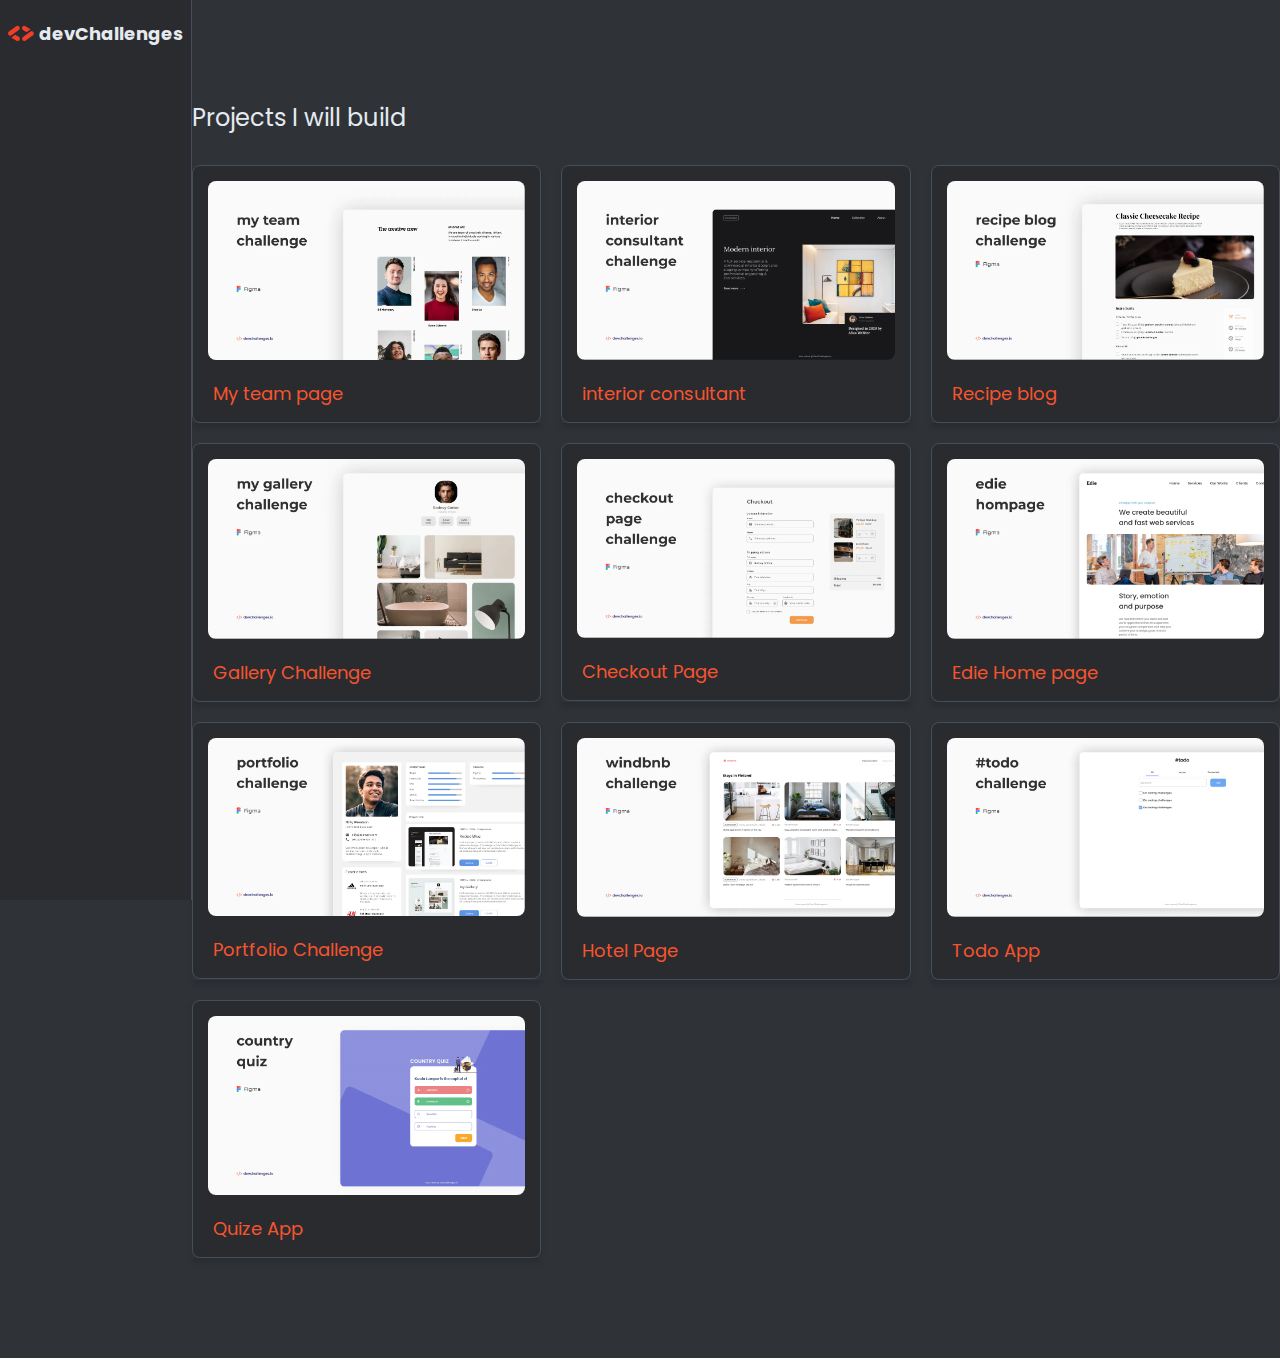
<file: index.html>
<!DOCTYPE html>
<html lang="en">
  <head>
    <meta charset="UTF-8" />
    <meta name="viewport" content="width=device-width, initial-scale=1.0" />
    <link
      rel="shortcut icon"
      href="img/devchallenge-icon.png"
      type="image/x-icon"
    />
    <title>Dev Challenges</title>
    <!-- fonts -->
    <link rel="preconnect" href="https://fonts.googleapis.com" />
    <link rel="preconnect" href="https://fonts.gstatic.com" crossorigin />
    <link
      href="https://fonts.googleapis.com/css2?family=Poppins:wght@300;400;500;600;700&display=swap"
      rel="stylesheet"
    />
    <!-- custom style -->
    <link rel="stylesheet" href="default.css" />
    <link rel="stylesheet" href="style.css" />
  </head>
  <body>
    <header class="header">
      <h1>
        <img src="img/devchallenge-icon.png" alt="devchallenge-icon" />
        <span>devChallenges</span>
      </h1>
    </header>
    <main class="main">
      <h2 class="main-title">Projects I will build</h2>
      <section class="projects">
        <div class="item">
          <a href="team/index.html" class="item-link">
            <img src="img/4.webp" alt="project" />
            <h3 class="title">My team page</h3>
          </a>
        </div>
        <div class="item">
          <a href="interior/index.html" class="item-link">
            <img src="img/5.webp" alt="project" />
            <h3 class="title">interior consultant</h3>
          </a>
        </div>
        <div class="item">
          <a href="#" class="item-link">
            <img src="img/6.webp" alt="project" />
            <h3 class="title">Recipe blog</h3>
          </a>
        </div>
        <div class="item">
          <a href="#" class="item-link">
            <img src="img/7.webp" alt="project" />
            <h3 class="title">Gallery Challenge</h3>
          </a>
        </div>
        <div class="item">
          <a href="#" class="item-link">
            <img src="img/8.webp" alt="project" />
            <h3 class="title">Checkout Page</h3>
          </a>
        </div>
        <div class="item">
          <a href="#" class="item-link">
            <img src="img/9.webp" alt="project" />
            <h3 class="title">Edie Home page</h3>
          </a>
        </div>
        <div class="item">
          <a href="#" class="item-link">
            <img src="img/10.webp" alt="project" />
            <h3 class="title">Portfolio Challenge</h3>
          </a>
        </div>
        <div class="item">
          <a href="#" class="item-link">
            <img src="img/11.webp" alt="project" />
            <h3 class="title">Hotel Page</h3>
          </a>
        </div>
        <div class="item">
          <a href="#" class="item-link">
            <img src="img/12.webp" alt="project" />
            <h3 class="title">Todo App</h3>
          </a>
        </div>
        <div class="item">
          <a href="#" class="item-link">
            <img src="img/13.webp" alt="project" />
            <h3 class="title">Quize App</h3>
          </a>
        </div>
      </section>
    </main>
  </body>
</html>
</file>
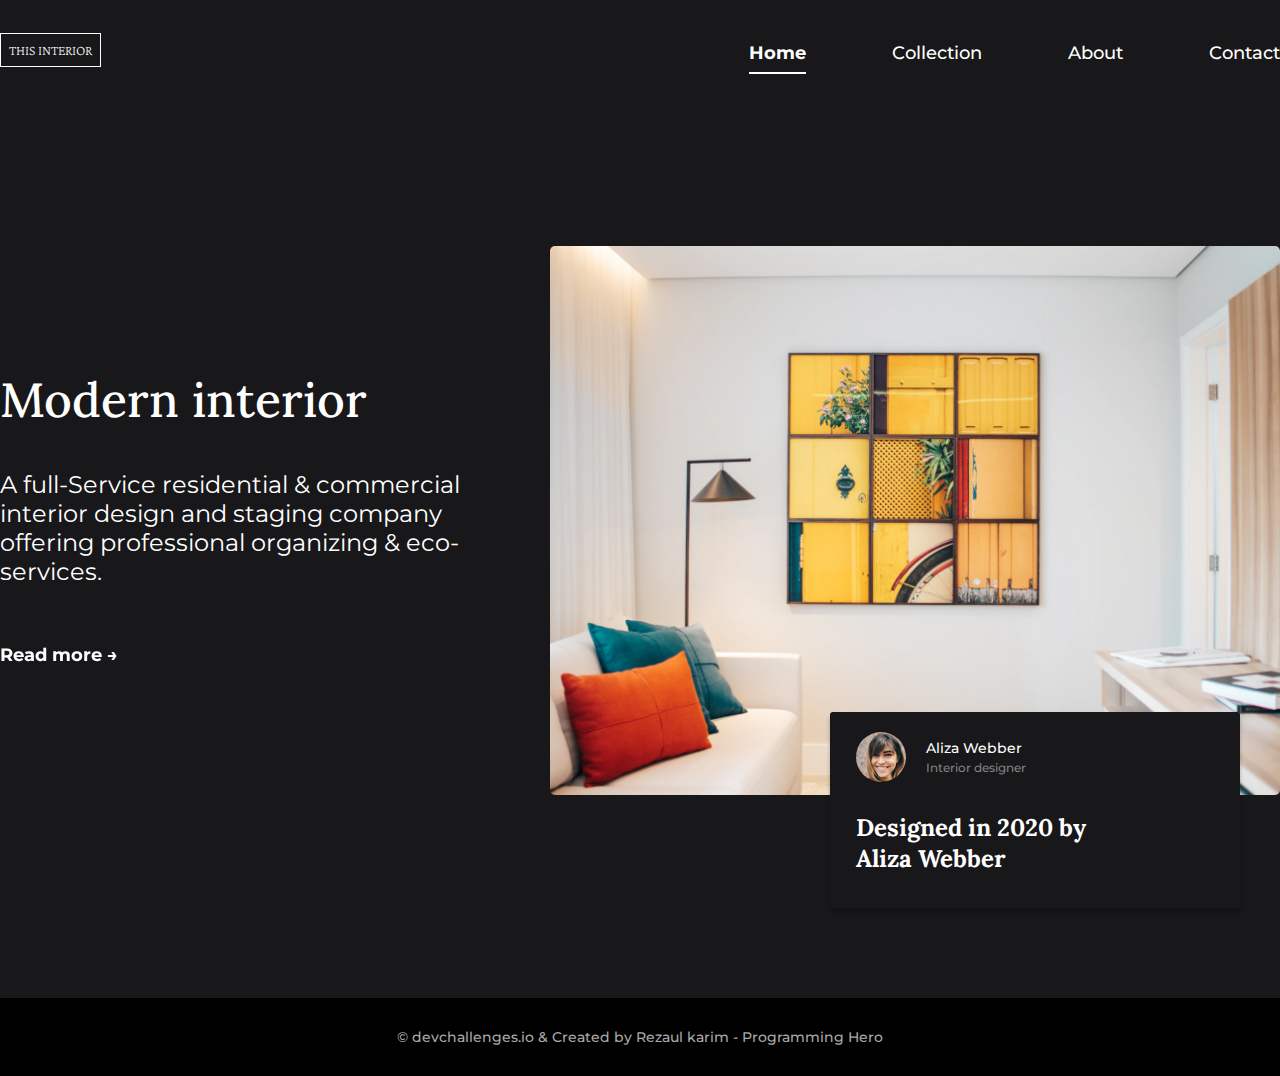
<file: interior/index.html>
<!DOCTYPE html>
<html lang="en">
  <head>
    <meta charset="UTF-8" />
    <meta name="viewport" content="width=device-width, initial-scale=1.0" />
    <link
      rel="shortcut icon"
      href="img/devchallenges.png"
      type="image/x-icon"
    />
    <title>Interior consultant</title>
    <!-- fonts -->
    <link
      href="https://fonts.googleapis.com/css2?family=Crimson+Pro:wght@200;400&family=Lora:wght@400;500;600;700&family=Montserrat:wght@300;400;500;600;700;800&display=swap"
      rel="stylesheet"
    />
    <!-- custom style -->
    <link rel="stylesheet" href="default.css" />
    <link rel="stylesheet" href="style.css" />
  </head>
  <body>
    <header class="header">
      <div class="logo-box"><span class="logo">This Interior</span></div>
      <nav class="nav">
        <div class="hamberger-open">
          <button class="open">
            <span></span>
          </button>
        </div>
        <ul class="nav-list">
          <li class="list-item">
            <a href="#" class="list-link active">Home</a>
          </li>
          <li class="list-item">
            <a href="#" class="list-link">Collection</a>
          </li>
          <li class="list-item"><a href="#" class="list-link">About</a></li>
          <li class="list-item"><a href="#" class="list-link">Contact</a></li>
        </ul>
        <div class="hamberger-close">
          <button class="close">
            <span></span>
          </button>
        </div>
      </nav>
    </header>
    <main class="main-container">
      <div class="hero-text">
        <h1>Modern interior</h1>
        <p>
          A full-Service residential & commercial interior design and staging
          company offering professional organizing & eco-services.
        </p>
        <a href="#" class="btn">Read more &rarr;</a>
      </div>
      <div class="hero-img">
        <img src="img/photo1.png" alt="Interior Design" />
        <div class="img-caption">
          <div class="designer-info">
            <img src="img/photo2.png" alt="Designer" />
            <div class="designer-name">
              <h4>Aliza Webber</h4>
              <p>Interior designer</p>
            </div>
          </div>
          <h2 class="design-right">
            Designed in 2020 by <span>Aliza Webber</span>
          </h2>
        </div>
      </div>
    </main>
    <footer class="footer">
      <p>
        &copy; devchallenges.io & Created by Rezaul karim - Programming Hero
      </p>
    </footer>

    <script src="script.js"></script>
  </body>
</html>
</file>
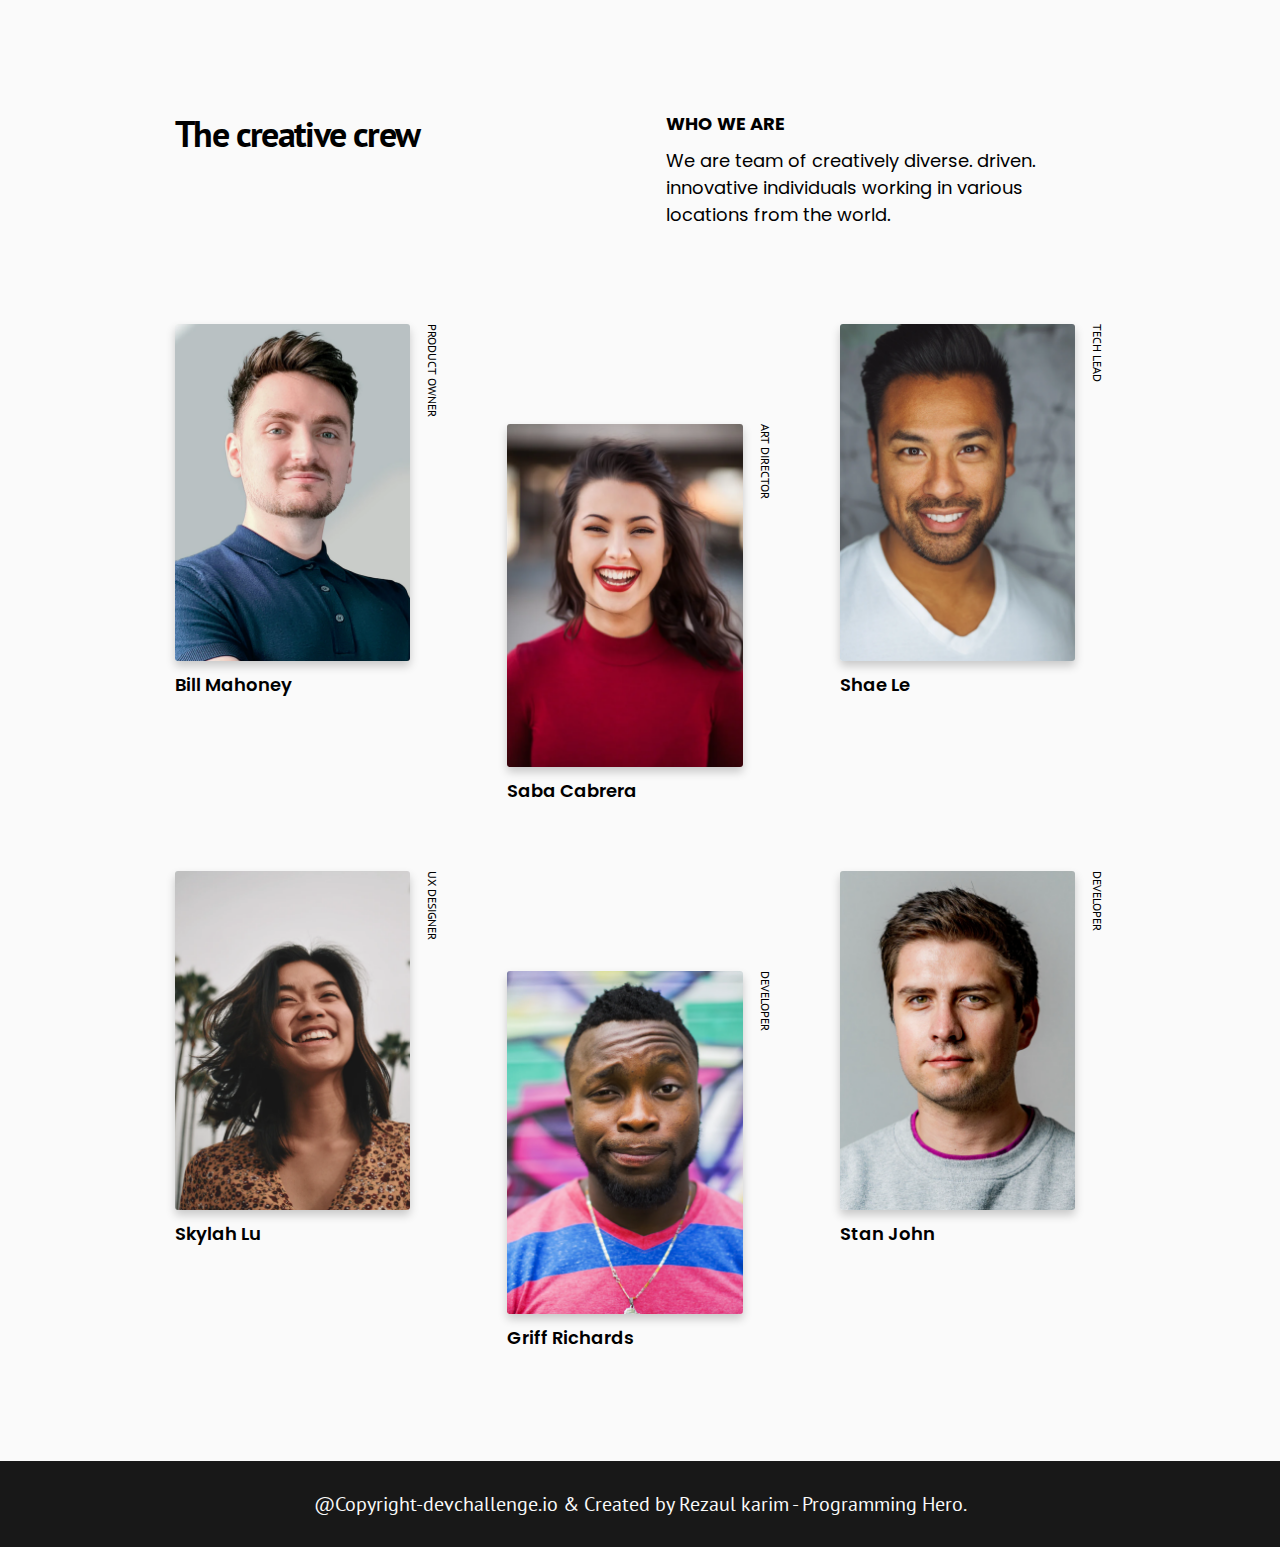
<file: team/index.html>
<!DOCTYPE html>
<html lang="en">
  <head>
    <meta charset="UTF-8" />
    <meta name="viewport" content="width=device-width, initial-scale=1.0" />
    <link rel="shortcut icon" href="img/devchallenges.png" type="image/x-icon" />
    <title>Team Page</title>
    <!-- google fonts -->
    <link rel="preconnect" href="https://fonts.googleapis.com" />
    <link rel="preconnect" href="https://fonts.gstatic.com" crossorigin />
    <link
      href="https://fonts.googleapis.com/css2?family=PT+Sans:wght@400;700&family=Poppins:wght@400;500;600;700&display=swap"
      rel="stylesheet"
    />
    <!-- customs style -->
    <link rel="stylesheet" href="default.css" />
    <link rel="stylesheet" href="style.css" />
  </head>
  <body>
    <header class="header">
      <h1 class="header-left">The creative crew</h1>
      <div class="header-right">
        <h2>Who we are</h2>
        <p>
          We are team of creatively diverse. driven. innovative individuals
          working in various locations from the world.
        </p>
      </div>
    </header>
    <main class="container">
      <div class="item" id="item-1">
        <div class="img-designation">
          <img src="img/photo1.png" alt="Crew" />
          <p class="designation">Product owner</p>
        </div>
        <h3 class="crew-name">Bill Mahoney</h3>
      </div>
      <div class="item" id="item-2">
        <div class="img-designation">
          <img src="img/photo2.png" alt="Crew" />
          <p class="designation">Art director</p>
        </div>
        <h3 class="crew-name">Saba Cabrera</h3>
      </div>
      <div class="item" id="item-3">
        <div class="img-designation">
          <img src="img/photo3.png" alt="Crew" />
          <p class="designation">Tech Lead</p>
        </div>
        <h3 class="crew-name">Shae Le</h3>
      </div>
      <div class="item" id="item-4">
        <div class="img-designation">
          <img src="img/photo4.png" alt="Crew" />
          <p class="designation">UX Designer</p>
        </div>
        <h3 class="crew-name">Skylah Lu</h3>
      </div>
      <div class="item" id="item-5">
        <div class="img-designation">
          <img src="img/photo5.png" alt="Crew" />
          <p class="designation">Developer</p>
        </div>
        <h3 class="crew-name">Griff Richards</h3>
      </div>
      <div class="item" id="item-6">
        <div class="img-designation">
          <img src="img/photo6.png" alt="Crew" />
          <p class="designation">Developer</p>
        </div>
        <h3 class="crew-name">Stan John</h3>
      </div>
    </main>
    <footer class="footer">
      <p>
        @Copyright-devchallenge.io & Created by Rezaul karim - Programming Hero.
      </p>
    </footer>
  </body>
</html>
</file>
<file: default.css>
* {
  margin: 0;
  padding: 0;
}

*,
*::before,
*::after {
  box-sizing: inherit;
}

html {
  font-size: 62.5%;
  box-sizing: border-box;
  scroll-behavior: smooth;
}
img {
  max-width: 100%;
}
</file>
<file: style.css>
body {
  font-family: "Poppins", sans-serif;
  background-color: #2f3237;
  color: #e5eaf0;
  display: grid;
  grid-template-columns: 15% 1fr;
}
h1,
h2,
h3 {
  font-family: "Poppins", sans-serif;
}
/* header */
.header {
  background-color: #2a2b2f;
  position: sticky;
  left: 0;
  top: 0;
  height: 100vh;
  border-right: 1px solid #454f59;
  padding-top: 20px;
}
.header h1 {
  font-size: 18px;
  display: flex;
  gap: 5px;
  justify-content: center;
}
.header img {
  width: 26px;
}
.main {
  max-width: 1440px;
  margin: 0 auto;
  padding: 100px 0;
}
.main-title {
  font-size: 24px;
  font-weight: 400;
  margin-bottom: 30px;
}
/* projects */
.projects {
  display: grid;
  grid-template-columns: repeat(3, 1fr);
  gap: 20px;
}
.item {
  box-shadow: 0 5px 5px #0000001f;
}
.item .item-link {
  display: block;
  padding: 15px;
  width: 100%;
  border: 1px solid #454f59;
  background-color: #2a2b2f;
  border-radius: 8px;
  transition: border 0.3s ease;
  text-decoration: none;
}
.item .item-link:hover {
  border-color: #fff;
}
.item img {
  width: 100%;
  border-radius: 8px;
}
.title {
  font-size: 18px;
  color: #f7542e;
  font-weight: 400;
  padding-top: 15px;
  padding-left: 5px;
}
@media screen and (max-width: 768px) {
  body {
    grid-template-columns: 1fr;
  }
  .header {
    width: 100%;
    height: 100px;
  }
  .projects {
    grid-template-columns: 1fr;
    padding: 0 10px;
  }
  .main-title {
    text-align: center;
  }
  .main {
    padding: 30px 0;
  }
}
@media screen and (min-width: 769px) and (max-width: 992px) {
  body {
    grid-template-columns: 1fr;
  }
  .header {
    width: 100%;
    height: 100px;
  }
  .projects {
    grid-template-columns: 1fr 1fr;
    padding: 0 10px;
  }
  .main-title {
    text-align: center;
  }
  .main {
    padding: 50px 0;
  }
}
@media screen and (min-width: 993px) and (max-width: 1200px) {
  body {
    grid-template-columns: 20% 1fr;
  }
  .main {
    padding: 70px 10px;
  }
}
</file>
<file: interior/default.css>
* {
  margin: 0;
  padding: 0;
}

*,
*::before,
*::after {
  box-sizing: inherit;
}

html {
  font-size: 62.5%;
  box-sizing: border-box;
  scroll-behavior: smooth;
}
img {
  max-width: 100%;
}
</file>
<file: interior/style.css>
body {
  font-family: "Montserrat", sans-serif;
  background: #181719;
  color: #fff;
}
.header {
  padding: 42px 0;
  display: grid;
  grid-template-columns: repeat(2, 1fr);
  max-width: 1290px;
  margin: 0 auto;
}
.logo {
  font-family: "Crimson Pro", serif;
  color: #fff;
  font-size: 14px;
  font-weight: 200;
  text-transform: uppercase;
  padding: 8px;
  border: 1px solid #fff;
}

.hamberger-open,
.hamberger-close {
  display: none;
}
.nav-list {
  display: flex;
  gap: 86px;
  justify-content: end;
}
.nav-list .list-item {
  list-style: none;
}
.nav-list .list-item .list-link {
  text-decoration: none;
  color: #fff;
  font-family: "Montserrat", sans-serif;
  font-size: 18px;
  font-weight: 500;
  padding-bottom: 8px;
  border-bottom: 2px solid transparent;
  transition: all 0.3s ease;
}
.nav-list .list-item .list-link:hover,
.nav-list .list-item .list-link.active {
  font-weight: 700;
  border-bottom: 2px solid #fff;
}
.main-container {
  max-width: 1290px;
  margin: 0 auto;
  padding-top: 140px;
  padding-bottom: 200px;
  display: grid;
  grid-template-columns: 1fr 57%;
  gap: 3%;
}
.hero-text {
  align-self: center;
}
.hero-text h1 {
  font-family: "Lora", serif;
  font-size: 48px;
  font-weight: 500;
  line-height: normal;
  margin-bottom: 40px;
}
.hero-text p {
  font-size: 24px;
  font-weight: 400;
  line-height: normal;
  margin-bottom: 48px;
}
.btn {
  display: inline-block;
  color: #fff;
  font-size: 18px;
  font-weight: 700;
  text-decoration: none;
  padding: 10px 0px;
  transition: all 0.3s ease;
  backface-visibility: hidden;
}
.btn:hover {
  transform: scale(1.1);
  backface-visibility: hidden;
  box-shadow: 0 10px 10px rgba(0, 0, 0, 0.5);
}

.hero-img {
  position: relative;
}
.hero-img img {
  border-radius: 5px;
}
.img-caption {
  padding: 20px 26px 34px;
  background: #181719;
  box-shadow: 0px 4px 4px 0px rgba(0, 0, 0, 0.25);
  position: absolute;
  bottom: -110px;
  right: 40px;
  z-index: 2;
  width: 410px;
  border-radius: 3px;
}
.img-caption img {
  max-width: 50px;
  border-radius: 50%;
}
.img-caption .designer-info {
  display: flex;
  gap: 20px;
}
.img-caption .designer-info .designer-name {
  align-self: center;
}
.img-caption .designer-info .designer-name h4 {
  font-size: 14px;
  font-weight: 500;
  margin-bottom: 3px;
}
.img-caption .designer-info .designer-name p {
  color: #828282;
  font-size: 12px;
  font-weight: 500;
}
.img-caption .design-right {
  font-family: "Lora", serif;
  font-size: 24px;
  font-weight: 700;
  line-height: 1.3;
  margin-top: 30px;
}
.img-caption .design-right span {
  display: block;
}
.footer {
  padding: 30px 0;
  background-color: #000;
}
.footer p {
  color: #a9a9a9;
  text-align: center;
  font-size: 14px;
  font-weight: 500;
}
/* responsive */

@media screen and (max-width: 768px) {
  body {
    padding: 10px;
  }
  .main-container {
    padding-top: 0;
    padding-bottom: 150px;
    grid-template-columns: 1fr;
    gap: 0;
  }
  .hero-text {
    margin-bottom: 25px;
  }
  .hero-text h1 {
    font-size: 36px;
    margin-bottom: 25px;
  }
  .hero-text p {
    font-size: 16px;
    margin-bottom: 25px;
  }
  .img-caption {
    padding: 10px;
    right: 20px;
    width: 270px;
  }

  /* nav-menu */

  .header {
    grid-template-columns: 1fr 30px;
    align-items: center;
  }
  .header.open-menu {
    display: grid;
  }

  nav .nav-list {
    flex-direction: column;
    justify-content: center;
    align-items: center;
    gap: 30px;
    position: absolute;
    left: -100%;
    top: 0;
    transition: all 0.3s linear;
    width: 100%;
    height: 100vh;
    background-color: #000;
    z-index: 99;
  }
  nav .nav-list.open-menu {
    left: 0;
  }
  nav.open-menu .nav-list {
    display: flex;
    flex-direction: column;
    justify-content: center;
    align-items: center;
  }
  .hamberger-close {
    display: none;
  }
  .hamberger-close.open-menu {
    position: absolute;
    top: 50px;
    right: 20px;
    display: inline-block;
    z-index: 9999;
  }
  .hamberger-close .close {
    background-color: transparent;
    border: none;
  }

  .hamberger-open {
    display: inline-block;
    text-align: end;
    transform: translateY(-4px);
  }
  .hamberger-open .open {
    background-color: transparent;
    border: none;
  }
  .hamberger-open span,
  .hamberger-close .close span {
    display: inline-block;
    width: 20px;
    height: 2px;
    background-color: #fff;
    position: relative;
  }
  .hamberger-close .close span {
    background-color: transparent;
  }
  .hamberger-close .close span::before,
  .hamberger-close .close span::after,
  .hamberger-open span::before,
  .hamberger-open span::after {
    content: "";
    position: absolute;
    width: 100%;
    height: 2px;
    background-color: #fff;
    left: 0;
  }
  .hamberger-open span::before {
    top: -6px;
  }
  .hamberger-open span::after {
    top: 6px;
  }

  .hamberger-close .close span::before {
    transform: translate(-50%, -50%) rotate(45deg);
  }
  .hamberger-close .close span::after {
    transform: translate(-50%, -50%) rotate(-45deg);
  }
}
@media screen and (min-width: 769px) and (max-width: 992px) {
  .header {
    grid-template-columns: 200px 1fr;
    padding: 40px 20px;
  }
  .main-container {
    grid-template-columns: 1fr 1fr;
    gap: 50px;
    padding-left: 20px;
    padding-right: 20px;
  }
  .hero-text {
    margin-bottom: 25px;
  }
  .hero-text h1 {
    font-size: 40px;
  }
  .hero-text p {
    font-size: 20px;
  }
  .img-caption {
    right: 20px;
    width: 300px;
  }
  .img-caption .design-right {
    font-size: 20px;
  }
}
</file>
<file: team/default.css>
* {
  margin: 0;
  padding: 0;
}

*,
*::before,
*::after {
  box-sizing: inherit;
}

html {
  font-size: 62.5%;
  box-sizing: border-box;
  scroll-behavior: smooth;
}
img {
  max-width: 100%;
}
</file>
<file: team/style.css>
body {
  font-family: "PT Sans", sans-serif;
  background-color: #fafafa;
  color: #000;
}

/* header */
.header {
  max-width: 930px;
  margin: 0 auto;
  display: grid;
  grid-template-columns: 1fr 439px;
  margin-bottom: 96px;
  padding-top: 110px;
}
h1.header-left {
  font-size: 36px;
  letter-spacing: -1.62px;
}
.header-right h2 {
  font-family: "Poppins", sans-serif;
  font-size: 18px;
  font-weight: 700;
  text-transform: uppercase;
  margin-bottom: 10px;
}
.header-right p {
  font-family: "Poppins", sans-serif;
  font-size: 18px;
  font-weight: 400;
}
main {
  padding-bottom: 110px;
}
.container {
  max-width: 930px;
  margin: 0 auto;
  display: grid;
  grid-template-columns: repeat(3, 1fr);
  gap: 67px;
}
#item-2,
#item-5 {
  margin-top: 100px;
}
.img-designation {
  position: relative;
  display: grid;
  grid-template-columns: 1fr 30px;
}
.img-designation img {
  border-radius: 3px;
  box-shadow: 0 5px 10px rgba(0, 0, 0, 0.2);
}
.img-designation .designation {
  width: 20px;
  font-size: 12px;
  font-weight: 400;
  text-transform: uppercase;
  position: absolute;
  top: 0;
  right: 0;
  writing-mode: vertical-rl;
}
.crew-name {
  font-family: "Poppins", sans-serif;
  font-size: 18px;
  font-weight: 600;
  margin-top: 10px;
}
.footer {
  padding: 30px 0;
  background-color: #181818;
  color: #fafafa;
}

.footer p {
  font-size: 20px;
  text-align: center;
}
/* Responsive */
@media screen and (max-width: 768px) {
  .header {
    grid-template-columns: 1fr;
    margin-bottom: 50px;
    padding: 70px 12px 0 12px;
  }
  h1.header-left {
    margin-bottom: 38px;
  }
  .container {
    grid-template-columns: repeat(2, 1fr);
    gap: 27px;
    padding: 0 20px 100px;
  }
  #item-2,
  #item-4,
  #item-6 {
    margin-top: 40px;
  }
  #item-5 {
    margin-top: 0px;
  }
  .img-designation {
    grid-template-columns: 1fr 20px;
  }
  .img-designation .designation {
    width: auto;
    font-size: 10px;
  }
  .crew-name {
    font-size: 14px;
  }
  .footer p {
    font-size: 16px;
  }
}
</file>
